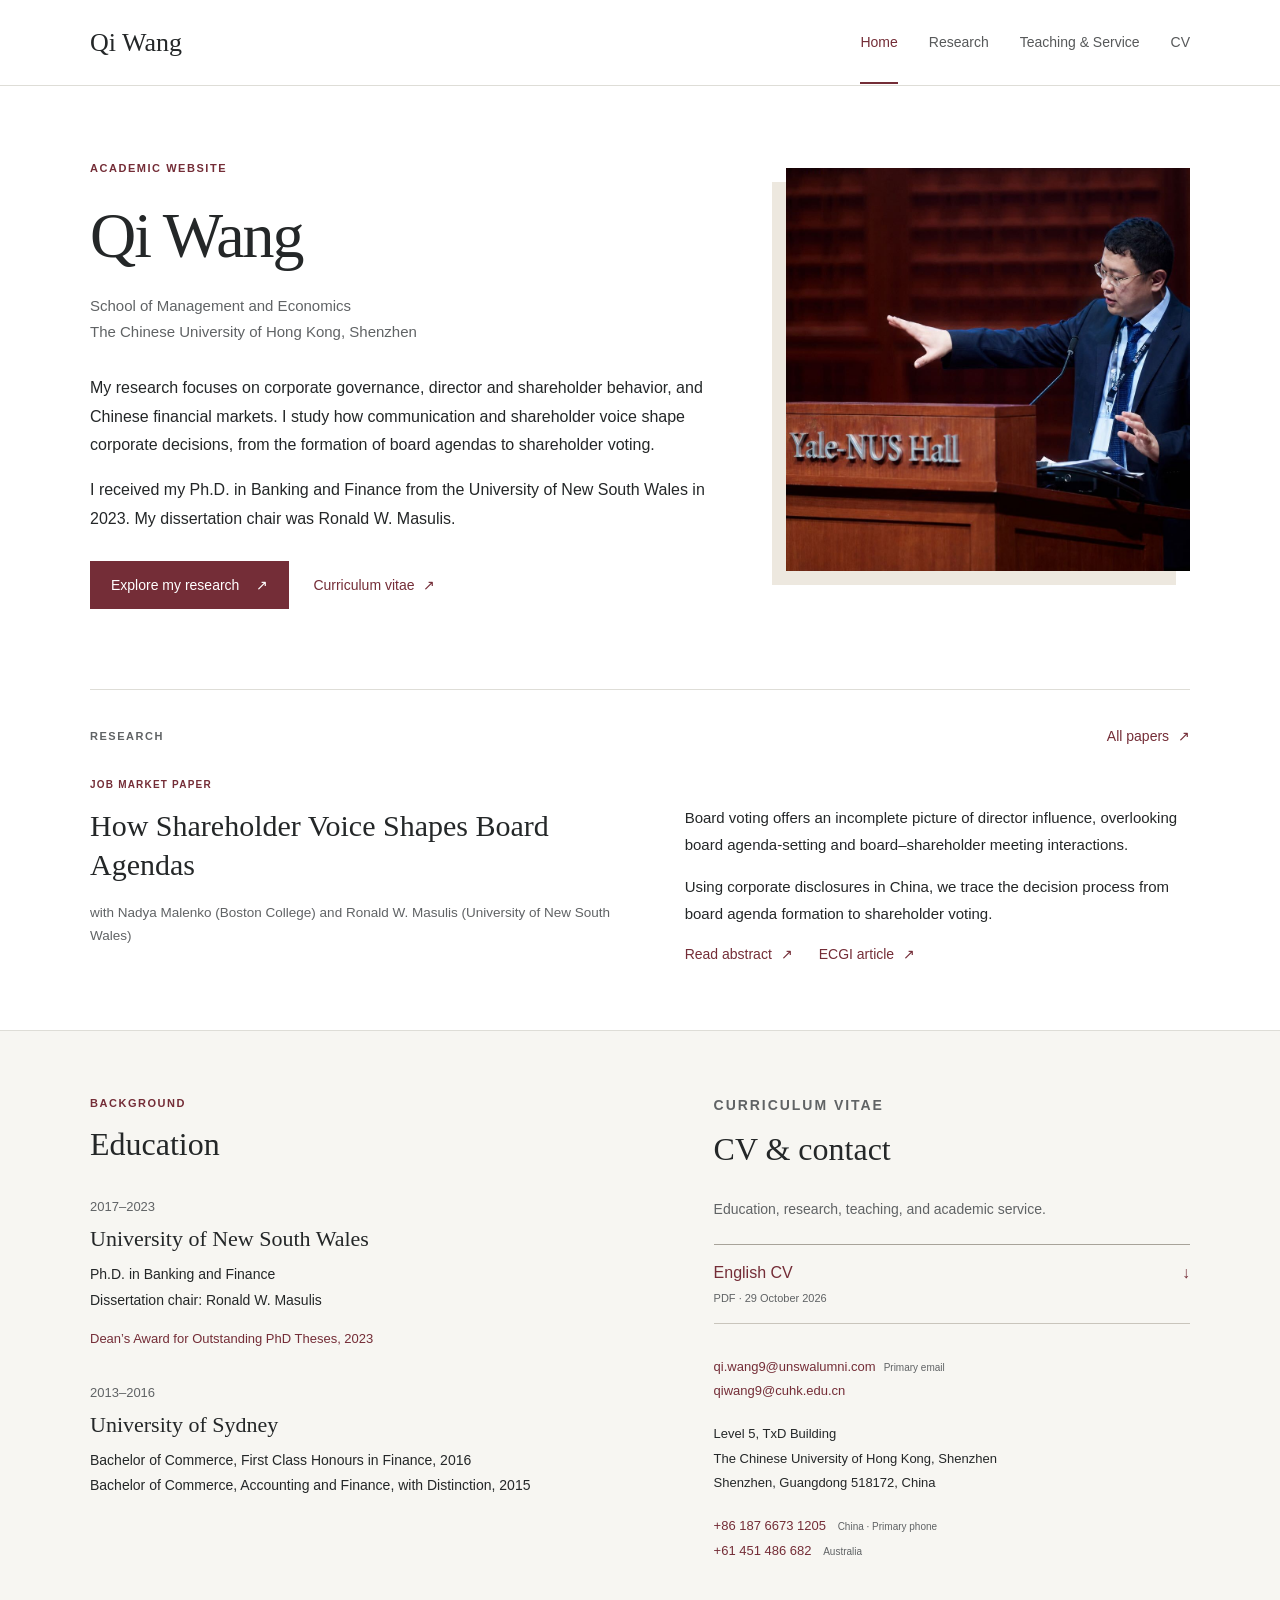
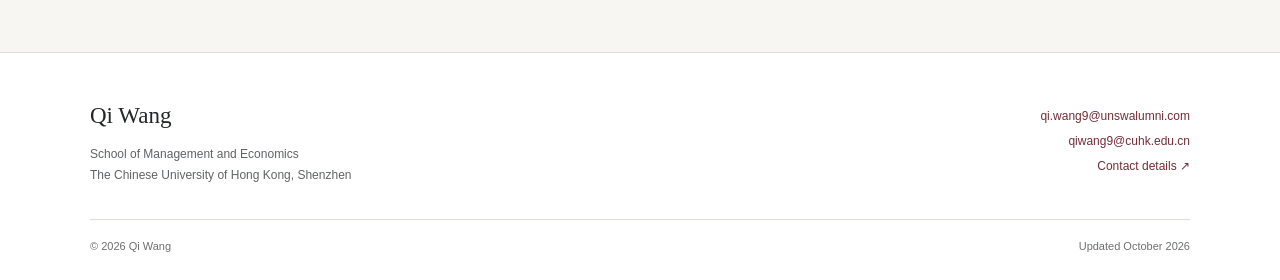
<file: index.html>
<!doctype html>
<html lang="en"><head><meta charset="utf-8"><meta name="viewport" content="width=device-width, initial-scale=1"><title>Qi Wang | Academic Website</title><meta name="description" content="Academic website of Qi Wang at The Chinese University of Hong Kong, Shenzhen. Research, working papers, teaching, and curriculum vitae."><meta name="theme-color" content="#742d37"><link rel="icon" href="assets/favicon.svg" type="image/svg+xml"><link rel="stylesheet" href="assets/styles.css"><script src="assets/site.js" defer></script><link rel="canonical" href="https://qiwang9.github.io/"><meta name="robots" content="index, follow"><meta name="author" content="Qi Wang"><meta property="og:site_name" content="Qi Wang"><meta property="og:type" content="website"><meta property="og:title" content="Qi Wang | Academic Website"><meta property="og:description" content="Academic website of Qi Wang at The Chinese University of Hong Kong, Shenzhen. Research, working papers, teaching, and curriculum vitae."><meta property="og:url" content="https://qiwang9.github.io/"><meta property="og:image" content="https://qiwang9.github.io/assets/qi-wang.jpeg"><script type="application/ld+json">{"@context":"https://schema.org","@graph":[{"@type":"WebSite","@id":"https://qiwang9.github.io/#website","name":"Qi Wang","alternateName":"Qi Wang Academic Website","url":"https://qiwang9.github.io/","publisher":{"@id":"https://qiwang9.github.io/#person"}},{"@type":"Person","@id":"https://qiwang9.github.io/#person","name":"Qi Wang","url":"https://qiwang9.github.io/","image":"https://qiwang9.github.io/assets/qi-wang.jpeg","affiliation":{"@type":"CollegeOrUniversity","name":"The Chinese University of Hong Kong, Shenzhen"}}]}</script></head>
<body><a class="skip" href="#main">Skip to content</a>
    <header class="site-header"><div class="nav-shell"><a class="wordmark" href="index.html" aria-label="Qi Wang, home">Qi Wang</a>
    <nav aria-label="Main navigation"><a href="index.html" aria-current="page">Home</a><a href="research.html">Research</a><a href="teaching.html">Teaching & Service</a><a href="index.html#cv">CV</a></nav></div></header><main id="main">
<section class="hero page-width" aria-labelledby="name"><div class="hero-copy"><p class="eyebrow">ACADEMIC WEBSITE</p><h1 id="name">Qi Wang</h1><p class="hero-affiliation">School of Management and Economics<br>The Chinese University of Hong Kong, Shenzhen</p><div class="bio"><p>My research focuses on corporate governance, director and shareholder behavior, and Chinese financial markets. I study how communication and shareholder voice shape corporate decisions, from the formation of board agendas to shareholder voting.</p><p>I received my Ph.D. in Banking and Finance from the University of New South Wales in 2023. My dissertation chair was Ronald W. Masulis.</p></div><div class="hero-actions"><a class="button" href="research.html">Explore my research <span aria-hidden="true">↗</span></a><a class="text-link" href="files/qi-wang-cv-en.pdf" target="_blank">Curriculum vitae <span aria-hidden="true">↗</span></a></div></div><figure class="hero-photo"><img src="assets/qi-wang.jpeg" width="1025" height="1023" alt="Qi Wang speaking at an academic conference" fetchpriority="high"></figure></section>
<section class="home-research page-width" aria-labelledby="featured-title"><div class="section-label"><p class="eyebrow">RESEARCH</p><a class="text-link" href="research.html">All papers <span aria-hidden="true">↗</span></a></div><div class="feature-grid"><div><p class="small-label">JOB MARKET PAPER</p><h2 id="featured-title"><a href="research.html#shareholder-voice">How Shareholder Voice Shapes Board Agendas</a></h2><p class="coauthors">with Nadya Malenko (Boston College) and Ronald W. Masulis (University of New South Wales)</p></div><div class="feature-copy"><p>Board voting offers an incomplete picture of director influence, overlooking board agenda-setting and board–shareholder meeting interactions.</p><p>Using corporate disclosures in China, we trace the decision process from board agenda formation to shareholder voting.</p><div class="inline-links"><a class="text-link" href="research.html#shareholder-voice">Read abstract <span aria-hidden="true">↗</span></a><a class="text-link" href="https://www.ecgi.global/publications/blog/how-shareholder-voice-shapes-board-agendas" target="_blank" rel="noopener">ECGI article <span aria-hidden="true">↗</span></a></div></div></div></section>
<section class="profile-band"><div class="page-width profile-grid"><div><p class="eyebrow">BACKGROUND</p><h2>Education</h2><div class="education-item"><span class="date">2017–2023</span><h3>University of New South Wales</h3><p>Ph.D. in Banking and Finance<br>Dissertation chair: Ronald W. Masulis</p><p class="distinction">Dean’s Award for Outstanding PhD Theses, 2023</p></div><div class="education-item"><span class="date">2013–2016</span><h3>University of Sydney</h3><p>Bachelor of Commerce, First Class Honours in Finance, 2016<br>Bachelor of Commerce, Accounting and Finance, with Distinction, 2015</p></div></div><div id="cv" class="cv-block"><p class="eyebrow">CURRICULUM VITAE</p><h2>CV & contact</h2><p>Education, research, teaching, and academic service.</p><div class="cv-downloads"><a href="files/qi-wang-cv-en.pdf" target="_blank"><span>English CV<small>PDF · 29 October 2026</small></span><span aria-hidden="true">↓</span></a></div><address id="contact"><p><a href="mailto:qi.wang9@unswalumni.com">qi.wang9@unswalumni.com</a><span class="contact-label">Primary email</span><br><a href="mailto:qiwang9@cuhk.edu.cn">qiwang9@cuhk.edu.cn</a></p><p>Level 5, TxD Building<br>The Chinese University of Hong Kong, Shenzhen<br>Shenzhen, Guangdong 518172, China</p><p><a href="tel:+8618766731205">+86 187 6673 1205</a> <span class="contact-label">China · Primary phone</span><br><a href="tel:+61451486682">+61 451 486 682</a> <span class="contact-label">Australia</span></p></address></div></div></section></main><footer class="site-footer"><div class="footer-top"><div><a class="footer-name" href="index.html">Qi Wang</a><p>School of Management and Economics<br>The Chinese University of Hong Kong, Shenzhen</p></div><div class="footer-contact"><a href="mailto:qi.wang9@unswalumni.com">qi.wang9@unswalumni.com</a><a href="mailto:qiwang9@cuhk.edu.cn">qiwang9@cuhk.edu.cn</a><a href="index.html#contact">Contact details <span aria-hidden="true">↗</span></a></div></div><div class="footer-bottom"><span>© 2026 Qi Wang</span><span>Updated October 2026</span></div></footer></body></html>
</file>
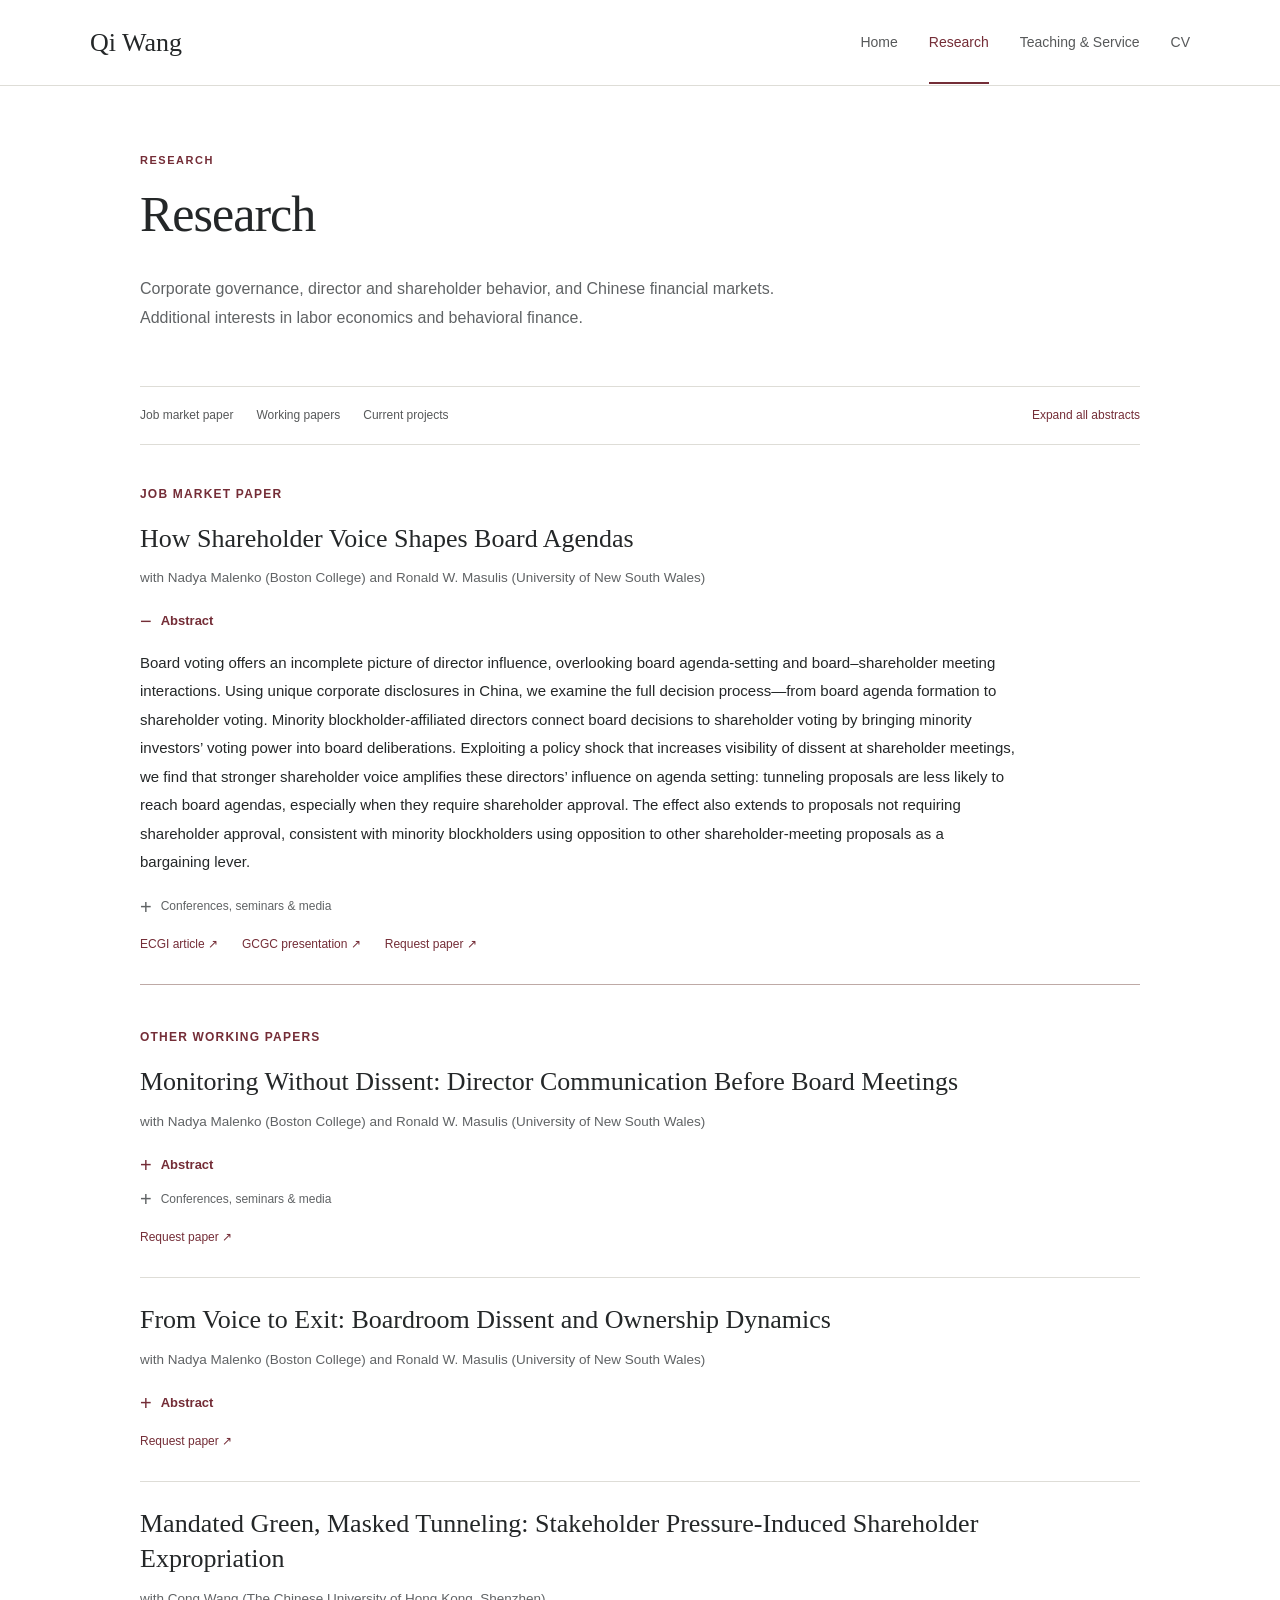
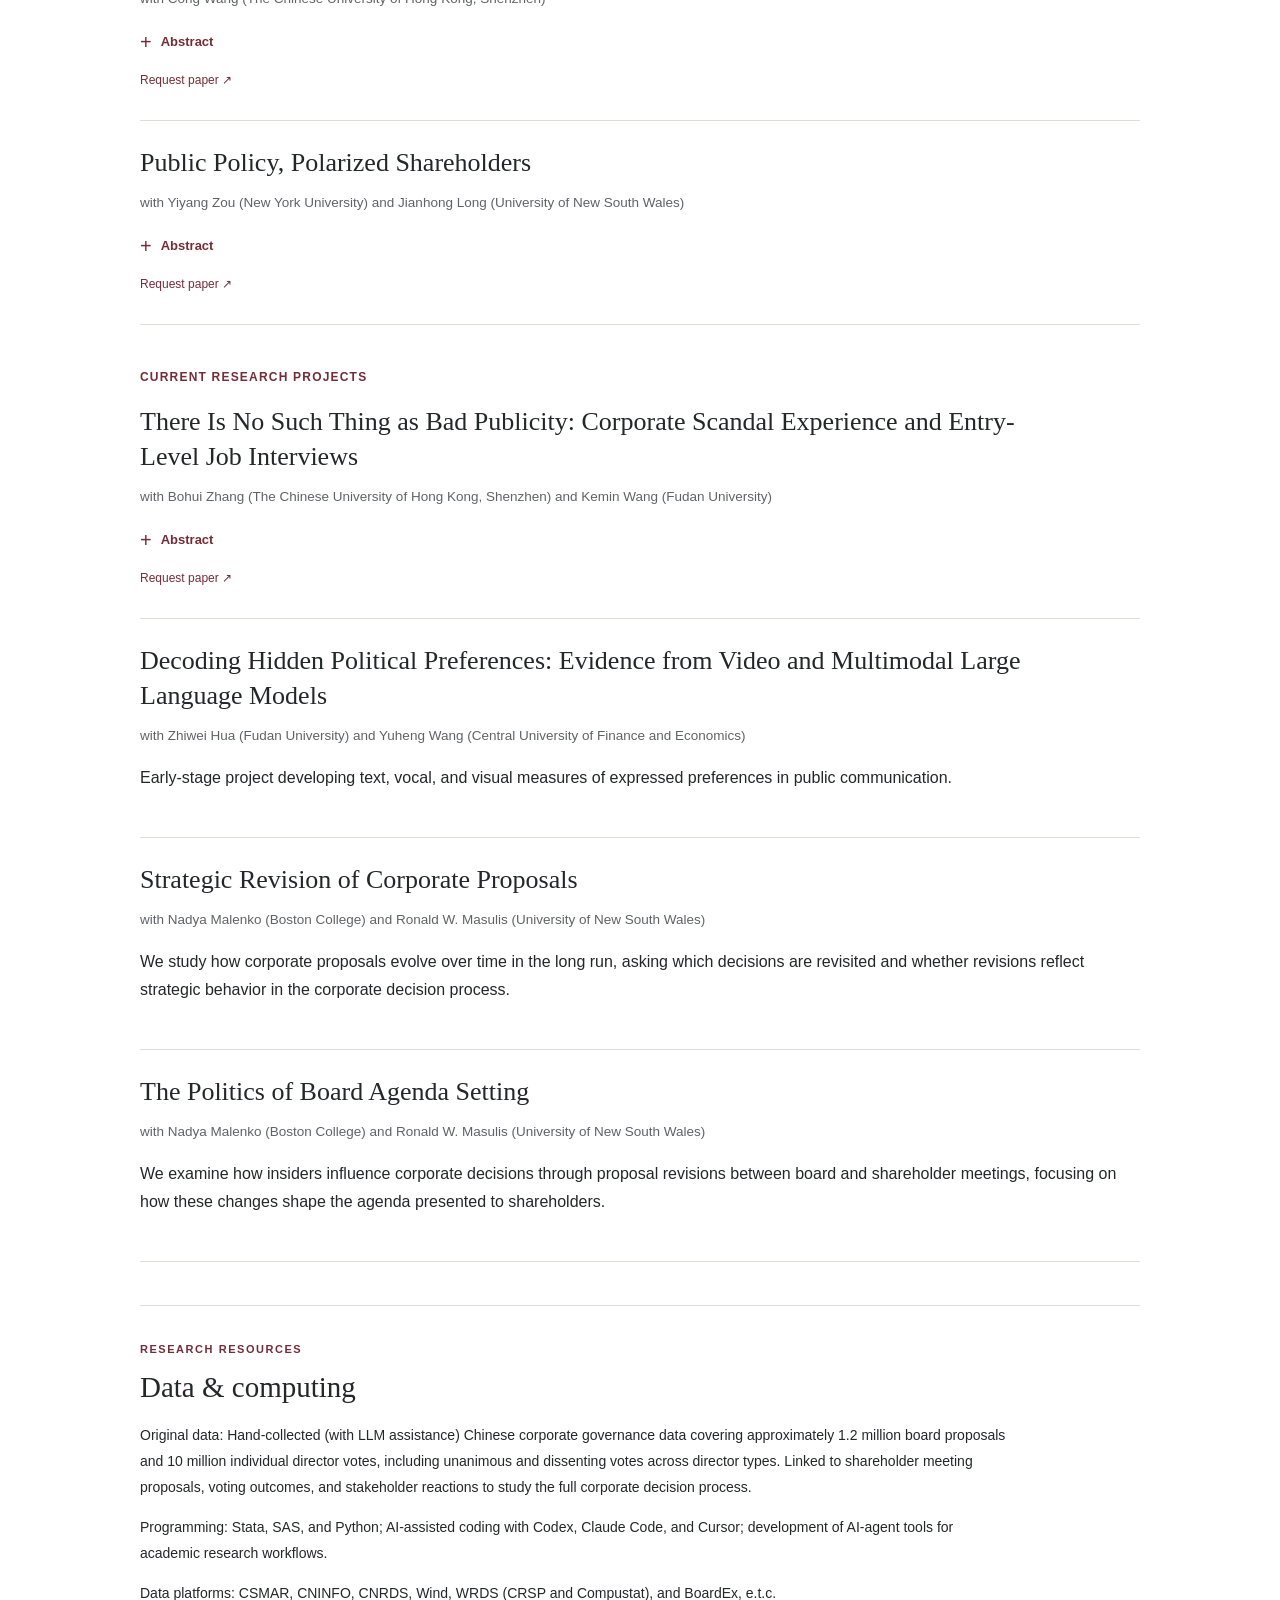
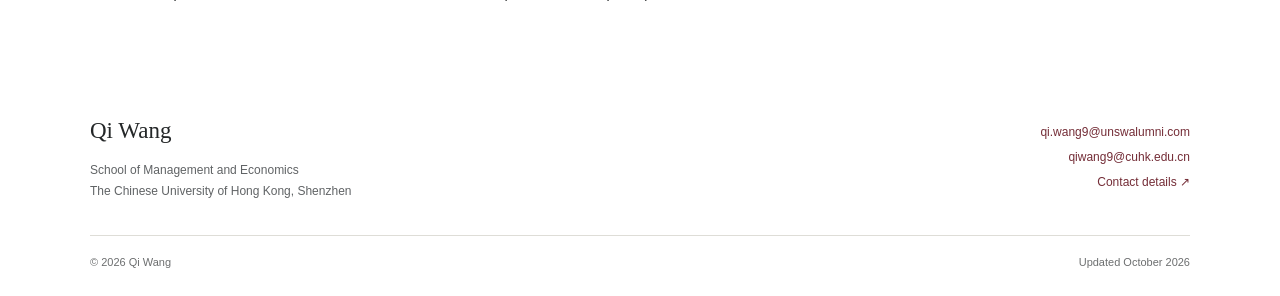
<file: research.html>
<!doctype html>
<html lang="en"><head><meta charset="utf-8"><meta name="viewport" content="width=device-width, initial-scale=1"><title>Research | Qi Wang</title><meta name="description" content="Research and working papers by Qi Wang on corporate governance, board decision-making, shareholder behavior, and related questions."><meta name="theme-color" content="#742d37"><link rel="icon" href="assets/favicon.svg" type="image/svg+xml"><link rel="stylesheet" href="assets/styles.css"><script src="assets/site.js" defer></script><link rel="canonical" href="https://qiwang9.github.io/research.html"><meta name="robots" content="index, follow"><meta name="author" content="Qi Wang"><meta property="og:site_name" content="Qi Wang"><meta property="og:type" content="website"><meta property="og:title" content="Research | Qi Wang"><meta property="og:description" content="Research and working papers by Qi Wang on corporate governance, board decision-making, shareholder behavior, and related questions."><meta property="og:url" content="https://qiwang9.github.io/research.html"><meta property="og:image" content="https://qiwang9.github.io/assets/qi-wang.jpeg"></head>
<body><a class="skip" href="#main">Skip to content</a>
    <header class="site-header"><div class="nav-shell"><a class="wordmark" href="index.html" aria-label="Qi Wang, home">Qi Wang</a>
    <nav aria-label="Main navigation"><a href="index.html">Home</a><a href="research.html" aria-current="page">Research</a><a href="teaching.html">Teaching & Service</a><a href="index.html#cv">CV</a></nav></div></header><main id="main"><div class="page-width research-page"><header class="page-heading"><p class="eyebrow">RESEARCH</p><h1>Research</h1><p class="page-intro">Corporate governance, director and shareholder behavior, and Chinese financial markets.<br>Additional interests in labor economics and behavioral finance.</p></header><div class="research-toolbar"><nav class="section-nav" aria-label="Research sections"><a href="#job-market">Job market paper</a><a href="#working-papers">Working papers</a><a href="#in-progress">Current projects</a></nav><button class="expand-abstracts" type="button" aria-pressed="false" hidden>Expand all abstracts</button></div><section class="research-group" id="job-market"><h2 class="group-label">Job market paper</h2><article class="paper featured-paper" id="shareholder-voice" data-paper-id="shareholder-voice">
    <h3>How Shareholder Voice Shapes Board Agendas</h3><p class="coauthors">with Nadya Malenko (Boston College) and Ronald W. Masulis (University of New South Wales)</p>
    <details class="abstract" open><summary>Abstract</summary><div class="abstract-copy"><p>Board voting offers an incomplete picture of director influence, overlooking board agenda-setting and board–shareholder meeting interactions. Using unique corporate disclosures in China, we examine the full decision process—from board agenda formation to shareholder voting. Minority blockholder-affiliated directors connect board decisions to shareholder voting by bringing minority investors’ voting power into board deliberations. Exploiting a policy shock that increases visibility of dissent at shareholder meetings, we find that stronger shareholder voice amplifies these directors’ influence on agenda setting: tunneling proposals are less likely to reach board agendas, especially when they require shareholder approval. The effect also extends to proposals not requiring shareholder approval, consistent with minority blockholders using opposition to other shareholder-meeting proposals as a bargaining lever.</p></div></details>
    <details class="presentations"><summary>Conferences, seminars & media</summary><div><p>Conferences and seminars: AEA/ASSA 2027 (poster session, scheduled); SFS Cavalcade Asia-Pacific 2026 (scheduled); Global Corporate Governance Colloquia (GCGC) 2026; FMA European 2026; CFAM 2025; China Financial Research Conference (CFRC) 2024; FMA Annual 2024; AsianFA 2024; FMCG 2024; AFBC 2023; SBFC 2023. Seminars: University of New South Wales; Central University of Finance and Economics; Capital University of Economics and Business; Shandong University; Chinese Academy of Sciences.<br>Media: European Corporate Governance Institute (ECGI) blog.</p></div></details><div class="paper-links"><a href="https://www.ecgi.global/publications/blog/how-shareholder-voice-shapes-board-agendas" target="_blank" rel="noopener">ECGI article <span aria-hidden="true">↗</span></a><a href="https://www.ecgi.global/publications/videos/how-shareholder-voice-shapes-board-agendas-gcgc-2026" target="_blank" rel="noopener">GCGC presentation <span aria-hidden="true">↗</span></a><a href="mailto:qi.wang9@unswalumni.com?subject=Paper%20request%3A%20How%20Shareholder%20Voice%20Shapes%20Board%20Agendas">Request paper <span aria-hidden="true">↗</span></a></div></article></section><section class="research-group" id="working-papers"><h2 class="group-label">Other working papers</h2><article class="paper" id="monitoring-without-dissent" data-paper-id="monitoring-without-dissent">
    <h3>Monitoring Without Dissent: Director Communication Before Board Meetings</h3><p class="coauthors">with Nadya Malenko (Boston College) and Ronald W. Masulis (University of New South Wales)</p>
    <details class="abstract"><summary>Abstract</summary><div class="abstract-copy"><p>Unanimous board votes can reflect active monitoring before the meeting, rather than weak oversight. Using unique Chinese board disclosures, we find that greater opportunities for pre-vote director communication are associated with fewer board proposals raising agency concerns. Vote delegation following personal shocks to attendance captures pre-vote director contact and shows that pre-vote coordination among independent directors and bargaining with insiders are associated with fewer agency-concerning proposals on the board agenda. Director absence and remote participation, which do not require pre-vote director contact, show no significant reduction in such proposals. Exploiting a policy reform that expands pre-vote communication among independent directors, we find that broader communication improves firm value, especially when the committee that screens problematic proposals before the reform is not independent.</p></div></details>
    <details class="presentations"><summary>Conferences, seminars & media</summary><div><p>Conferences and seminars: FMA Annual 2026; AEA/ASSA 2025 (poster session); FMCG 2024. Seminars: Xiamen University; CUHK-Shenzhen.</p></div></details><div class="paper-links"><a href="mailto:qi.wang9@unswalumni.com?subject=Paper%20request%3A%20Monitoring%20Without%20Dissent%3A%20Director%20Communication%20Before%20Board%20Meetings">Request paper <span aria-hidden="true">↗</span></a></div></article><article class="paper" id="post-voice" data-paper-id="post-voice">
    <h3>From Voice to Exit: Boardroom Dissent and Ownership Dynamics</h3><p class="coauthors">with Nadya Malenko (Boston College) and Ronald W. Masulis (University of New South Wales)</p>
    <details class="abstract"><summary>Abstract</summary><div class="abstract-copy"><p>When does shareholder voice lead to exit, and when does it encourage shareholders to seek greater control? Using public disclosures of director voting in China, we study how blockholders trade following dissent by their appointed directors. We find that trading responses depend on shareholders’ ownership stakes and the nature of disagreement. Minority shareholders tend to sell shares following dissent by their directors, with smaller shareholders selling a larger fraction of their holdings. In contrast, the largest shareholder tends to buy following dissent by its directors. These trading responses are concentrated in accounting and disclosure-related disagreements, while dissent on tunneling-related proposals is associated with little subsequent trading by dissenting shareholders. Our findings highlight how shareholder voice in the boardroom can influence the evolution of corporate ownership and control.</p></div></details>
    <div class="paper-links"><a href="mailto:qi.wang9@unswalumni.com?subject=Paper%20request%3A%20From%20Voice%20to%20Exit%3A%20Boardroom%20Dissent%20and%20Ownership%20Dynamics">Request paper <span aria-hidden="true">↗</span></a></div></article><article class="paper" id="green-tunneling" data-paper-id="green-tunneling">
    <h3>Mandated Green, Masked Tunneling: Stakeholder Pressure-Induced Shareholder Expropriation</h3><p class="coauthors">with Cong Wang (The Chinese University of Hong Kong, Shenzhen)</p>
    <details class="abstract"><summary>Abstract</summary><div class="abstract-copy"><p>We find that pressure on firms to advance stakeholder interests can intensify conflicts between controlling and minority shareholders. Using unique data on board agendas in China, we exploit the staggered rollout of central environmental inspection policies to study private firms’ responses to public environmental pressure. Greater public environmental pressure shifts board agendas toward green projects but with greater tunneling concerns (related-party transactions), without a corresponding increase in arm’s-length green projects. Directors representing large minority blockholders constrain the initiation of these green tunneling projects. However, these projects’ green label weakens regulatory and shareholder scrutiny towards tunneling. Our findings suggest that controllers can exploit the public legitimacy of green projects while shifting the associated green costs to minority shareholders through tunneling.</p></div></details>
    <div class="paper-links"><a href="mailto:qi.wang9@unswalumni.com?subject=Paper%20request%3A%20Mandated%20Green%2C%20Masked%20Tunneling%3A%20Stakeholder%20Pressure-Induced%20Shareholder%20Expropriation">Request paper <span aria-hidden="true">↗</span></a></div></article><article class="paper" id="public-policy" data-paper-id="public-policy">
    <h3>Public Policy, Polarized Shareholders</h3><p class="coauthors">with Yiyang Zou (New York University) and Jianhong Long (University of New South Wales)</p>
    <details class="abstract"><summary>Abstract</summary><div class="abstract-copy"><p>Social policy can encourage pro-social shareholders’ activism while leaving other shareholders polarized. We study the staggered expansion of Medicaid across U.S. states to examine how socially-oriented state policies shape shareholder engagement through socially-oriented shareholder proposals. Firms headquartered in expansion states reflect a shift toward more pro-social norms in those states and receive more pro-social proposals from shareholders. However, these socially oriented proposals become more likely to be withdrawn and receive less support when they reach a vote, reflecting disapproval from other shareholders. Our findings suggest that public enforcement of socially oriented policies can intensify polarization among shareholders in their attitudes toward firms’ social responsibilities.</p></div></details>
    <div class="paper-links"><a href="mailto:qi.wang9@unswalumni.com?subject=Paper%20request%3A%20Public%20Policy%2C%20Polarized%20Shareholders">Request paper <span aria-hidden="true">↗</span></a></div></article></section><section class="research-group" id="in-progress"><h2 class="group-label">Current Research Projects</h2><article class="paper" id="bad-publicity" data-paper-id="bad-publicity">
    <h3>There Is No Such Thing as Bad Publicity: Corporate Scandal Experience and Entry-Level Job Interviews</h3><p class="coauthors">with Bohui Zhang (The Chinese University of Hong Kong, Shenzhen) and Kemin Wang (Fudan University)</p>
    <details class="abstract"><summary>Abstract</summary><div class="abstract-copy"><p>Corporate scandals can damage a firm’s reputation while increasing its visibility in the competition for attention. Using a randomized field experiment in China, we examine how these competing effects shape the interview prospects of entry-level candidates with experience at scandal-tainted firms when they apply for new jobs. Fictitious résumés listing experience at scandal-tainted firms receive interview callbacks at a rate of 10.5%, compared with 6% for applications listing experience at firms without scandals, representing a 75% increase. Rational factors such as labor-market conditions, the characteristics of recruiting firms and former employers, and applicants’ other characteristics do not explain the result. Public attention to scandals, measured by Baidu search volume, explains substantial variation in callback rates. The findings suggest that the benefits of attention can outweigh concerns associated with a former employer’s misconduct, which reveals how corporate visibility can benefit former employees when they compete for attention in the job market.</p></div></details>
    <div class="paper-links"><a href="mailto:qi.wang9@unswalumni.com?subject=Paper%20request%3A%20There%20Is%20No%20Such%20Thing%20as%20Bad%20Publicity%3A%20Corporate%20Scandal%20Experience%20and%20Entry-Level%20Job%20Interviews">Request paper <span aria-hidden="true">↗</span></a></div></article><article class="paper" id="political-preferences"><h3>Decoding Hidden Political Preferences: Evidence from Video and Multimodal Large Language Models</h3><p class="coauthors">with Zhiwei Hua (Fudan University) and Yuheng Wang (Central University of Finance and Economics)</p><p>Early-stage project developing text, vocal, and visual measures of expressed preferences in public communication.</p></article><article class="paper" id="strategic-revision"><h3>Strategic Revision of Corporate Proposals</h3><p class="coauthors">with Nadya Malenko (Boston College) and Ronald W. Masulis (University of New South Wales)</p><p>We study how corporate proposals evolve over time in the long run, asking which decisions are revisited and whether revisions reflect strategic behavior in the corporate decision process.</p></article><article class="paper" id="board-agenda-setting"><h3>The Politics of Board Agenda Setting</h3><p class="coauthors">with Nadya Malenko (Boston College) and Ronald W. Masulis (University of New South Wales)</p><p>We examine how insiders influence corporate decisions through proposal revisions between board and shareholder meetings, focusing on how these changes shape the agenda presented to shareholders.</p></article></section><section class="data-section"><p class="eyebrow">RESEARCH RESOURCES</p><h2>Data & computing</h2><p>Original data: Hand-collected (with LLM assistance) Chinese corporate governance data covering approximately 1.2 million board proposals and 10 million individual director votes, including unanimous and dissenting votes across director types. Linked to shareholder meeting proposals, voting outcomes, and stakeholder reactions to study the full corporate decision process.</p><p>Programming: Stata, SAS, and Python; AI-assisted coding with Codex, Claude Code, and Cursor; development of AI-agent tools for academic research workflows.</p><p>Data platforms: CSMAR, CNINFO, CNRDS, Wind, WRDS (CRSP and Compustat), and BoardEx, e.t.c.</p></section></div></main><footer class="site-footer"><div class="footer-top"><div><a class="footer-name" href="index.html">Qi Wang</a><p>School of Management and Economics<br>The Chinese University of Hong Kong, Shenzhen</p></div><div class="footer-contact"><a href="mailto:qi.wang9@unswalumni.com">qi.wang9@unswalumni.com</a><a href="mailto:qiwang9@cuhk.edu.cn">qiwang9@cuhk.edu.cn</a><a href="index.html#contact">Contact details <span aria-hidden="true">↗</span></a></div></div><div class="footer-bottom"><span>© 2026 Qi Wang</span><span>Updated October 2026</span></div></footer></body></html>
</file>
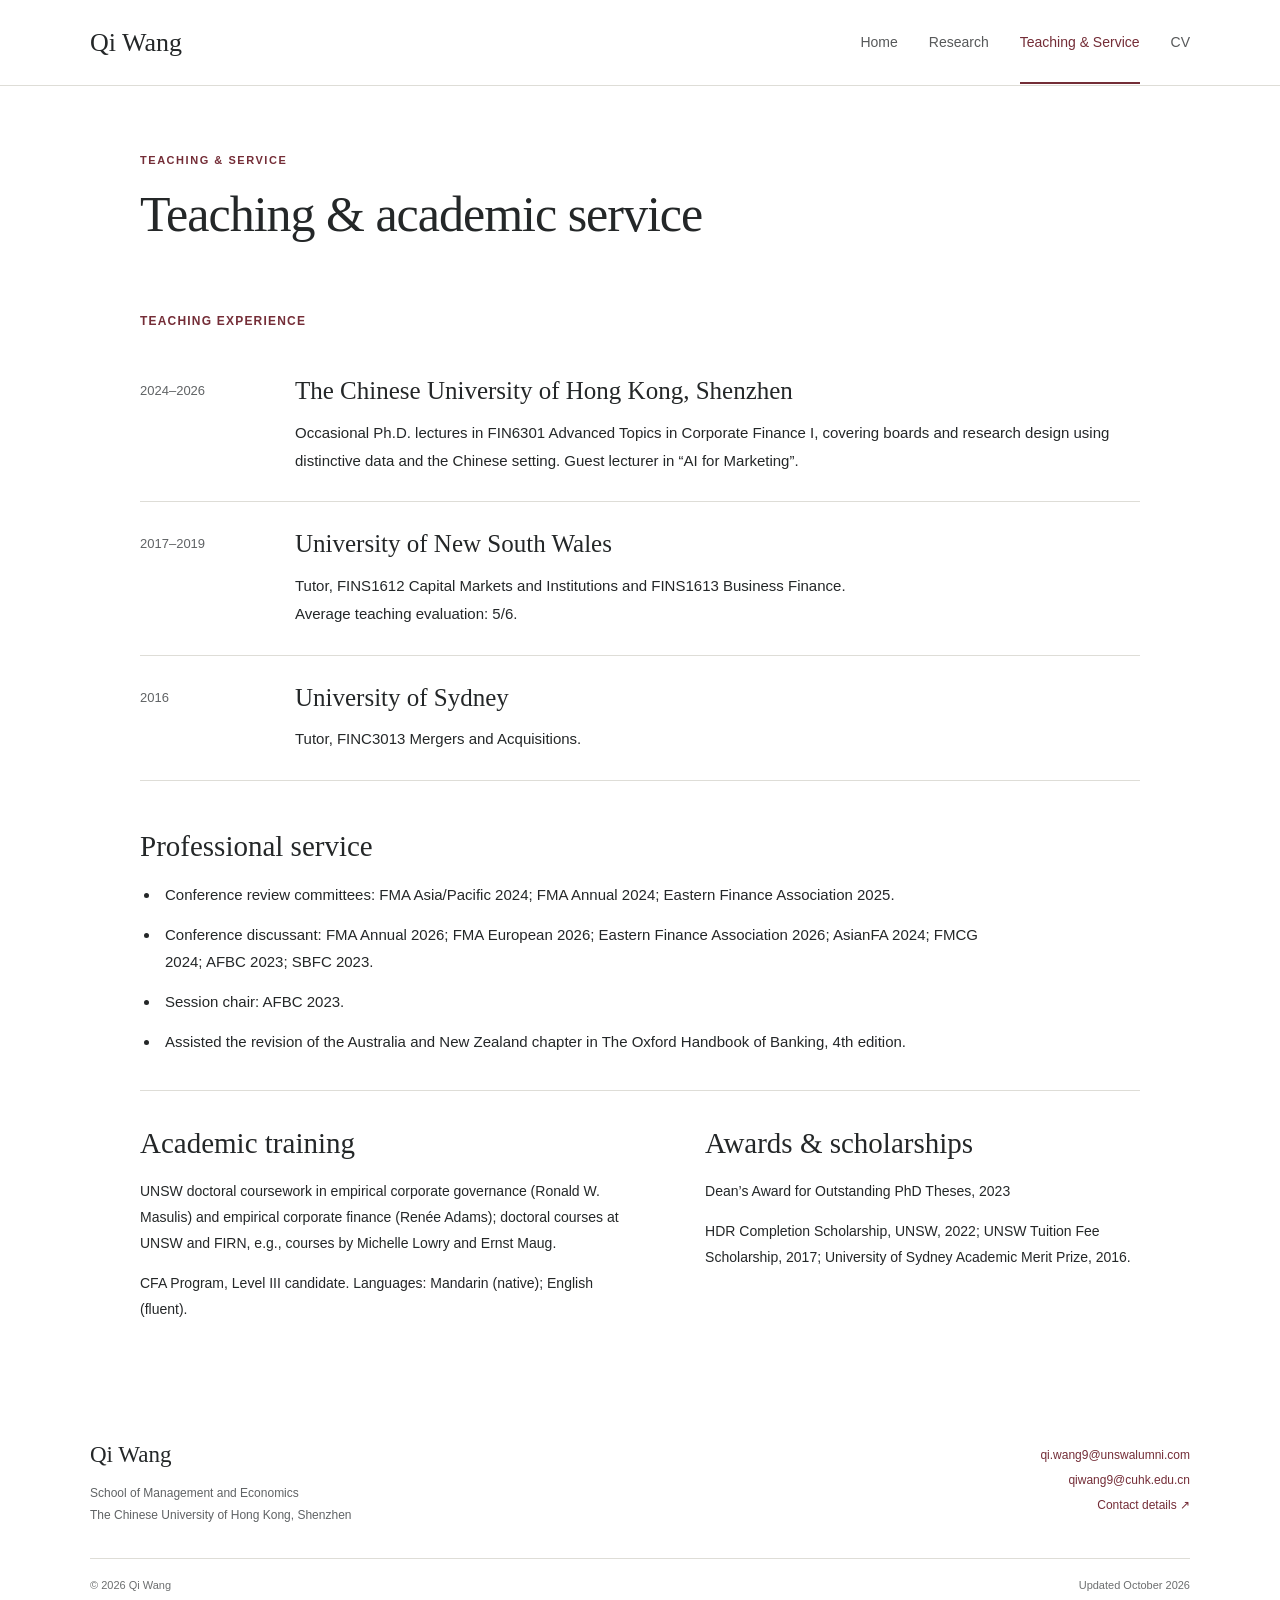
<file: teaching.html>
<!doctype html>
<html lang="en"><head><meta charset="utf-8"><meta name="viewport" content="width=device-width, initial-scale=1"><title>Teaching &amp; Service | Qi Wang</title><meta name="description" content="Teaching experience, academic service, and professional background of Qi Wang at The Chinese University of Hong Kong, Shenzhen."><meta name="theme-color" content="#742d37"><link rel="icon" href="assets/favicon.svg" type="image/svg+xml"><link rel="stylesheet" href="assets/styles.css"><script src="assets/site.js" defer></script><link rel="canonical" href="https://qiwang9.github.io/teaching.html"><meta name="robots" content="index, follow"><meta name="author" content="Qi Wang"><meta property="og:site_name" content="Qi Wang"><meta property="og:type" content="website"><meta property="og:title" content="Teaching &amp; Service | Qi Wang"><meta property="og:description" content="Teaching experience, academic service, and professional background of Qi Wang at The Chinese University of Hong Kong, Shenzhen."><meta property="og:url" content="https://qiwang9.github.io/teaching.html"><meta property="og:image" content="https://qiwang9.github.io/assets/qi-wang.jpeg"></head>
<body><a class="skip" href="#main">Skip to content</a>
    <header class="site-header"><div class="nav-shell"><a class="wordmark" href="index.html" aria-label="Qi Wang, home">Qi Wang</a>
    <nav aria-label="Main navigation"><a href="index.html">Home</a><a href="research.html">Research</a><a href="teaching.html" aria-current="page">Teaching & Service</a><a href="index.html#cv">CV</a></nav></div></header><main id="main"><div class="page-width teaching-page"><header class="page-heading"><p class="eyebrow">TEACHING & SERVICE</p><h1>Teaching & academic service</h1></header><section aria-labelledby="teaching-heading"><h2 id="teaching-heading" class="group-label">Teaching experience</h2><article class="timeline-row"><div class="date">2024–2026</div><div><h3>The Chinese University of Hong Kong, Shenzhen</h3><p>Occasional Ph.D. lectures in FIN6301 Advanced Topics in Corporate Finance I, covering boards and research design using distinctive data and the Chinese setting. Guest lecturer in “AI for Marketing”.</p></div></article><article class="timeline-row"><div class="date">2017–2019</div><div><h3>University of New South Wales</h3><p>Tutor, FINS1612 Capital Markets and Institutions and FINS1613 Business Finance.<br>Average teaching evaluation: 5/6.</p></div></article><article class="timeline-row"><div class="date">2016</div><div><h3>University of Sydney</h3><p>Tutor, FINC3013 Mergers and Acquisitions.</p></div></article></section><section class="service-section"><h2>Professional service</h2><ul class="service-list"><li>Conference review committees: FMA Asia/Pacific 2024; FMA Annual 2024; Eastern Finance Association 2025.</li><li>Conference discussant: FMA Annual 2026; FMA European 2026; Eastern Finance Association 2026; AsianFA 2024; FMCG 2024; AFBC 2023; SBFC 2023.</li><li>Session chair: AFBC 2023.</li><li>Assisted the revision of the Australia and New Zealand chapter in The Oxford Handbook of Banking, 4th edition.</li></ul></section><section class="two-columns training-section"><div><h2>Academic training</h2><p>UNSW doctoral coursework in empirical corporate governance (Ronald W. Masulis) and empirical corporate finance (Renée Adams); doctoral courses at UNSW and FIRN, e.g., courses by Michelle Lowry and Ernst Maug.</p><p>CFA Program, Level III candidate. Languages: Mandarin (native); English (fluent).</p></div><div><h2>Awards & scholarships</h2><p>Dean’s Award for Outstanding PhD Theses, 2023</p><p>HDR Completion Scholarship, UNSW, 2022; UNSW Tuition Fee Scholarship, 2017; University of Sydney Academic Merit Prize, 2016.</p></div></section></div></main><footer class="site-footer"><div class="footer-top"><div><a class="footer-name" href="index.html">Qi Wang</a><p>School of Management and Economics<br>The Chinese University of Hong Kong, Shenzhen</p></div><div class="footer-contact"><a href="mailto:qi.wang9@unswalumni.com">qi.wang9@unswalumni.com</a><a href="mailto:qiwang9@cuhk.edu.cn">qiwang9@cuhk.edu.cn</a><a href="index.html#contact">Contact details <span aria-hidden="true">↗</span></a></div></div><div class="footer-bottom"><span>© 2026 Qi Wang</span><span>Updated October 2026</span></div></footer></body></html>
</file>
<file: assets/styles.css>
:root{--ink:#242728;--muted:#606365;--accent:#742d37;--accent-dark:#542129;--paper:#fff;--soft:#f7f6f2;--line:#deddd7;--serif:Georgia,'Times New Roman',serif;--sans:-apple-system,BlinkMacSystemFont,'Segoe UI',Arial,sans-serif}
*{box-sizing:border-box}html{scroll-behavior:smooth;scroll-padding-top:110px}body{margin:0;color:var(--ink);background:var(--paper);font-family:var(--sans);font-size:16px;line-height:1.75;-webkit-font-smoothing:antialiased}a{color:var(--accent);text-decoration:none;text-underline-offset:4px}a:hover{text-decoration:underline}a:focus-visible,button:focus-visible,summary:focus-visible{outline:3px solid #bd8c50;outline-offset:5px}p{margin:0 0 1em}h1,h2,h3{font-family:var(--serif);font-weight:400;line-height:1.23;margin:0 0 .6em;color:var(--ink)}h2{font-size:32px}h3{font-size:23px}button{font:inherit}img{max-width:100%;display:block}.page-width,.nav-shell,.site-footer{width:min(1100px,calc(100% - 96px));margin:auto}.skip{position:absolute;top:-100px;left:16px;background:#fff;padding:10px 20px;z-index:99}.skip:focus{top:10px}.site-header{position:sticky;top:0;z-index:10;background:rgba(255,255,255,.97);border-bottom:1px solid var(--line)}.nav-shell{min-height:85px;display:flex;align-items:center;justify-content:space-between;gap:25px}.wordmark{font-family:var(--serif);font-size:26px;color:var(--ink);white-space:nowrap}.wordmark span{font-family:var(--sans);font-size:15px;font-weight:400;letter-spacing:.18em;margin-left:15px;color:#737574}.wordmark:hover{text-decoration:none}nav{display:flex;align-items:center;gap:31px}nav a{font-size:14px;color:#57595a;white-space:nowrap}nav a[aria-current=page]{color:var(--accent);border-bottom:2px solid var(--accent);padding:29px 0 27px}.hero{padding-top:74px;padding-bottom:80px;display:grid;grid-template-columns:minmax(0,1.48fr) minmax(0,1fr);align-items:start;gap:64px}.eyebrow,.small-label,.group-label{font-family:var(--sans);font-size:11px;line-height:1.5;font-weight:650;letter-spacing:.14em;color:var(--accent);text-transform:uppercase;margin:0 0 20px}.hero h1{font-size:64px;letter-spacing:-2px;margin:0 0 18px}.hero h1 span{font-size:26px;font-family:var(--sans);letter-spacing:.07em;color:#85827c;font-weight:400;margin-left:12px}.hero-role{font-size:19px;color:var(--ink);font-weight:500;margin-bottom:5px}.hero-affiliation{font-size:15px;color:var(--muted);line-height:1.75;margin-bottom:28px}.bio p{font-size:16px;line-height:1.8;margin-bottom:16px}.hero-photo{margin:8px 0 0;position:relative;padding:0 0 14px 14px}.hero-photo:before{content:'';position:absolute;inset:14px 14px 0 0;background:#ede8df;z-index:-1}.hero-photo img{width:100%;height:auto;aspect-ratio:1025/1023;object-fit:contain}.hero-actions{display:flex;gap:24px;align-items:center;flex-wrap:wrap;margin-top:27px}.button{background:var(--accent);color:#fff;padding:11px 20px;border:1px solid var(--accent);font-size:14px;display:inline-flex;gap:17px;align-items:center}.button:hover{background:var(--accent-dark);text-decoration:none}.text-link{font-size:14px;font-weight:500}.text-link span{margin-left:5px}.home-research{border-top:1px solid var(--line);padding:34px 0 62px}.section-label{display:flex;align-items:center;justify-content:space-between;margin-bottom:28px}.section-label .eyebrow{margin:0;color:var(--muted)}.feature-grid{display:grid;grid-template-columns:1.05fr 1fr;gap:64px}.small-label{font-size:10px;letter-spacing:.12em;margin-bottom:14px}.feature-grid h2{font-size:30px;line-height:1.3}.feature-grid h2 a{color:var(--ink)}.coauthors{font-size:13.5px;color:var(--muted);line-height:1.7;margin-bottom:20px}.feature-copy{padding-top:27px}.feature-copy p{font-size:15px;line-height:1.8}.inline-links{display:flex;gap:26px;align-items:center;flex-wrap:wrap}.profile-band{background:var(--soft);border-top:1px solid var(--line);border-bottom:1px solid var(--line)}.profile-grid{padding-top:64px;padding-bottom:70px;display:grid;grid-template-columns:1.12fr 1fr;gap:90px}.profile-grid .eyebrow{margin-bottom:14px}.profile-grid h2{margin-bottom:28px}.education-item{margin-top:28px}.date{font-size:13px;color:var(--muted);font-variant-numeric:tabular-nums;white-space:nowrap}.education-item h3{font-size:22px;margin-top:5px;margin-bottom:10px}.education-item p{font-size:14px;line-height:1.8}.education-item .distinction{font-size:13px;color:var(--accent);margin-top:10px}.cv-block>p{font-size:14px;color:var(--muted)}.cv-downloads{display:flex;gap:20px;margin:23px 0 31px}.cv-downloads>a{display:flex;justify-content:space-between;gap:20px;flex:1;border-top:1px solid #a8a39a;border-bottom:1px solid #c9c5bc;padding:14px 0;font-size:16px}.cv-downloads small{display:block;font-size:11px;color:var(--muted);font-weight:400;margin-top:2px}.cv-downloads>a:hover{text-decoration:none;border-color:var(--accent)}address{font-style:normal;font-size:13px;line-height:1.9}address p{margin-bottom:18px}.contact-label{font-size:10px;color:var(--muted);margin-left:8px}.site-footer{padding-top:43px;padding-bottom:24px}.footer-top{display:flex;justify-content:space-between;gap:35px;margin-bottom:32px}.footer-name{font-family:var(--serif);font-size:23px;color:var(--ink)}.footer-top p{font-size:12px;color:var(--muted);line-height:1.8;margin:8px 0 0}.footer-contact{display:flex;flex-direction:column;align-items:flex-end;justify-content:center;font-size:12px;gap:4px}.footer-bottom{border-top:1px solid var(--line);padding-top:17px;display:flex;justify-content:space-between;font-size:11px;color:#6c6e6f}.page-heading{padding:66px 0 37px}.page-heading h1{font-size:50px;letter-spacing:-1px}.page-heading .eyebrow{margin-bottom:15px}.page-intro{color:var(--muted);font-size:16px;max-width:740px;line-height:1.8}.research-page{max-width:1000px}.research-toolbar{display:flex;justify-content:space-between;align-items:center;gap:20px;border-top:1px solid var(--line);border-bottom:1px solid var(--line);padding:14px 0;margin-bottom:40px}.section-nav{gap:23px}.section-nav a{font-size:12px}.expand-abstracts{border:0;background:none;color:var(--accent);font-size:12px;cursor:pointer;padding:4px 0;white-space:nowrap}.expand-abstracts:hover{text-decoration:underline}.research-group{margin-bottom:43px}.group-label{font-size:12px;margin-bottom:19px;color:var(--accent);letter-spacing:.1em}.paper{padding:25px 0 29px;border-bottom:1px solid var(--line);scroll-margin-top:108px}.paper:first-of-type{padding-top:0}.paper h3{font-size:26px;line-height:1.34;margin-bottom:11px;max-width:900px}.paper .coauthors{margin-bottom:16px}.abstract summary,.presentations summary{font-size:13px;font-weight:550;color:var(--accent);cursor:pointer;width:fit-content;list-style:none;display:flex;align-items:center;gap:9px;line-height:1.8;padding:3px 0}.abstract summary:before,.presentations summary:before{content:'+';font-weight:400;font-size:20px;line-height:1}.abstract[open] summary:before,.presentations[open] summary:before{content:'−'}.abstract summary::-webkit-details-marker,.presentations summary::-webkit-details-marker{display:none}.abstract-copy{max-width:875px;margin:13px 0 16px}.abstract-copy p{font-size:15px;line-height:1.9;margin:0}.presentations{margin-top:6px}.presentations summary{font-weight:400;color:var(--muted);font-size:12px}.presentations>div{font-size:12px;line-height:1.85;color:var(--muted);margin:12px 0 8px;max-width:860px}.paper-links{display:flex;gap:24px;flex-wrap:wrap;margin-top:14px;font-size:12px}.paper-links a{color:var(--accent)}.featured-paper{border-bottom:1px solid #beaaa6}.early-projects{padding-top:10px;margin-bottom:43px}.early-projects>h2,.data-section>h2,.service-section>h2,.training-section h2{font-size:29px}.early-projects article{margin-top:27px;max-width:880px}.early-projects h3{font-size:22px}.early-projects article>p:not(.coauthors){font-size:14px;line-height:1.85;color:var(--muted)}.data-section{border-top:1px solid var(--line);padding:35px 0 48px}.data-section .eyebrow{margin-bottom:13px}.data-section p:not(.eyebrow){font-size:14px;line-height:1.85;max-width:875px}.teaching-page{max-width:1000px}.timeline-row{display:grid;grid-template-columns:120px minmax(0,1fr);gap:35px;padding:27px 0;border-bottom:1px solid var(--line)}.timeline-row .date{padding-top:4px}.timeline-row h3{font-size:25px;margin-bottom:12px}.timeline-row p{font-size:15px;line-height:1.85;margin:0}.service-section{margin-top:48px}.service-list{padding-left:20px;max-width:865px;font-size:15px}.service-list li{padding-left:5px;margin-bottom:14px}.two-columns{display:grid;grid-template-columns:1.15fr 1fr;gap:65px}.training-section{border-top:1px solid var(--line);margin-top:35px;padding:35px 0 55px}.training-section p{font-size:14px;line-height:1.85}
@media(min-width:1400px){.hero{gap:76px}.hero-photo{margin-top:16px}.hero h1{font-size:68px}}
@media(max-width:900px){.page-width,.nav-shell,.site-footer{width:calc(100% - 56px)}.hero{gap:35px;padding-top:52px;padding-bottom:55px}.hero h1{font-size:51px}.hero h1 span{font-size:22px}.hero-photo{margin-top:6px}.hero-role{font-size:18px}.bio p{font-size:15px}.feature-grid{gap:40px}.profile-grid{gap:45px}.contact-label{display:block;margin-left:0;line-height:1.6}.profile-grid{grid-template-columns:1fr 1fr}.cv-downloads{gap:14px}.cv-downloads>a{font-size:15px}.feature-grid h2{font-size:26px}.hero-actions{gap:18px}.two-columns{gap:35px}.nav-shell nav{gap:22px}}
@media(max-width:650px){html{scroll-padding-top:115px}.page-width,.nav-shell,.site-footer{width:calc(100% - 40px)}.nav-shell{flex-wrap:wrap;gap:0;padding-top:14px;padding-bottom:0;min-height:100px}.wordmark{font-size:24px}.wordmark span{font-size:13px}.nav-shell nav{width:100%;gap:0;justify-content:space-between;margin-top:10px}.nav-shell nav a{font-size:12px;padding:7px 0 12px}.nav-shell nav a[aria-current=page]{padding:7px 0 10px}.hero{display:flex;flex-direction:column;gap:34px;padding-top:36px;padding-bottom:42px}.hero .eyebrow{font-size:10px;margin-bottom:14px}.hero h1{font-size:51px;letter-spacing:-1.5px}.hero-affiliation{font-size:14px;margin-bottom:22px}.hero h1 span{font-size:22px}.bio p{font-size:15px}.hero-photo{width:100%;max-width:380px;align-self:center;margin:0}.hero-actions{margin-top:24px;gap:20px}.button{font-size:13px;padding:10px 17px}.text-link{font-size:13px}.section-label{margin-bottom:22px}.home-research{padding:27px 0 37px}.feature-grid{grid-template-columns:1fr;gap:6px}.feature-grid h2{font-size:27px}.feature-copy{padding-top:0}.feature-copy p{font-size:14px}.profile-grid{grid-template-columns:1fr;gap:38px;padding-top:40px;padding-bottom:36px}.profile-grid h2{font-size:29px;margin-bottom:21px}.education-item h3{font-size:22px}.cv-downloads{max-width:430px}.contact-label{display:inline;margin-left:6px}.footer-top{flex-direction:column;gap:17px}.footer-contact{align-items:flex-start}.site-footer{padding-top:30px}.footer-bottom{font-size:10px}.page-heading{padding:37px 0 25px}.page-heading h1{font-size:39px;line-height:1.2}.page-intro{font-size:14px}.research-toolbar{flex-direction:column;align-items:flex-start;gap:10px;padding:13px 0;margin-bottom:29px}.section-nav{gap:21px}.section-nav a{font-size:11px}.expand-abstracts{font-size:11px}.paper h3{font-size:23px;line-height:1.34}.coauthors{font-size:12px}.abstract-copy p{font-size:14px;line-height:1.85}.paper-links{gap:19px;font-size:11px}.presentations summary{font-size:11px}.group-label{font-size:11px}.research-group{margin-bottom:32px}.early-projects h3{font-size:21px}.early-projects>h2,.data-section>h2,.service-section>h2,.training-section h2{font-size:27px}.timeline-row{grid-template-columns:1fr;gap:8px;padding:22px 0}.timeline-row h3{font-size:23px}.timeline-row p{font-size:14px}.two-columns{grid-template-columns:1fr;gap:22px}.service-list{font-size:14px;padding-left:17px}.training-section{padding-bottom:30px}.data-section{padding-bottom:30px}}
@media(prefers-reduced-motion:reduce){html{scroll-behavior:auto}}
@media print{.site-header,.site-footer,.hero-actions,.research-toolbar,.paper-links{display:none}.page-width{width:100%;max-width:none}.hero{padding:0 0 25px}.hero-photo{max-width:200px}.profile-band{background:white}.paper{break-inside:avoid}details:not([open])>div{display:block}a{color:inherit}}
</file>
